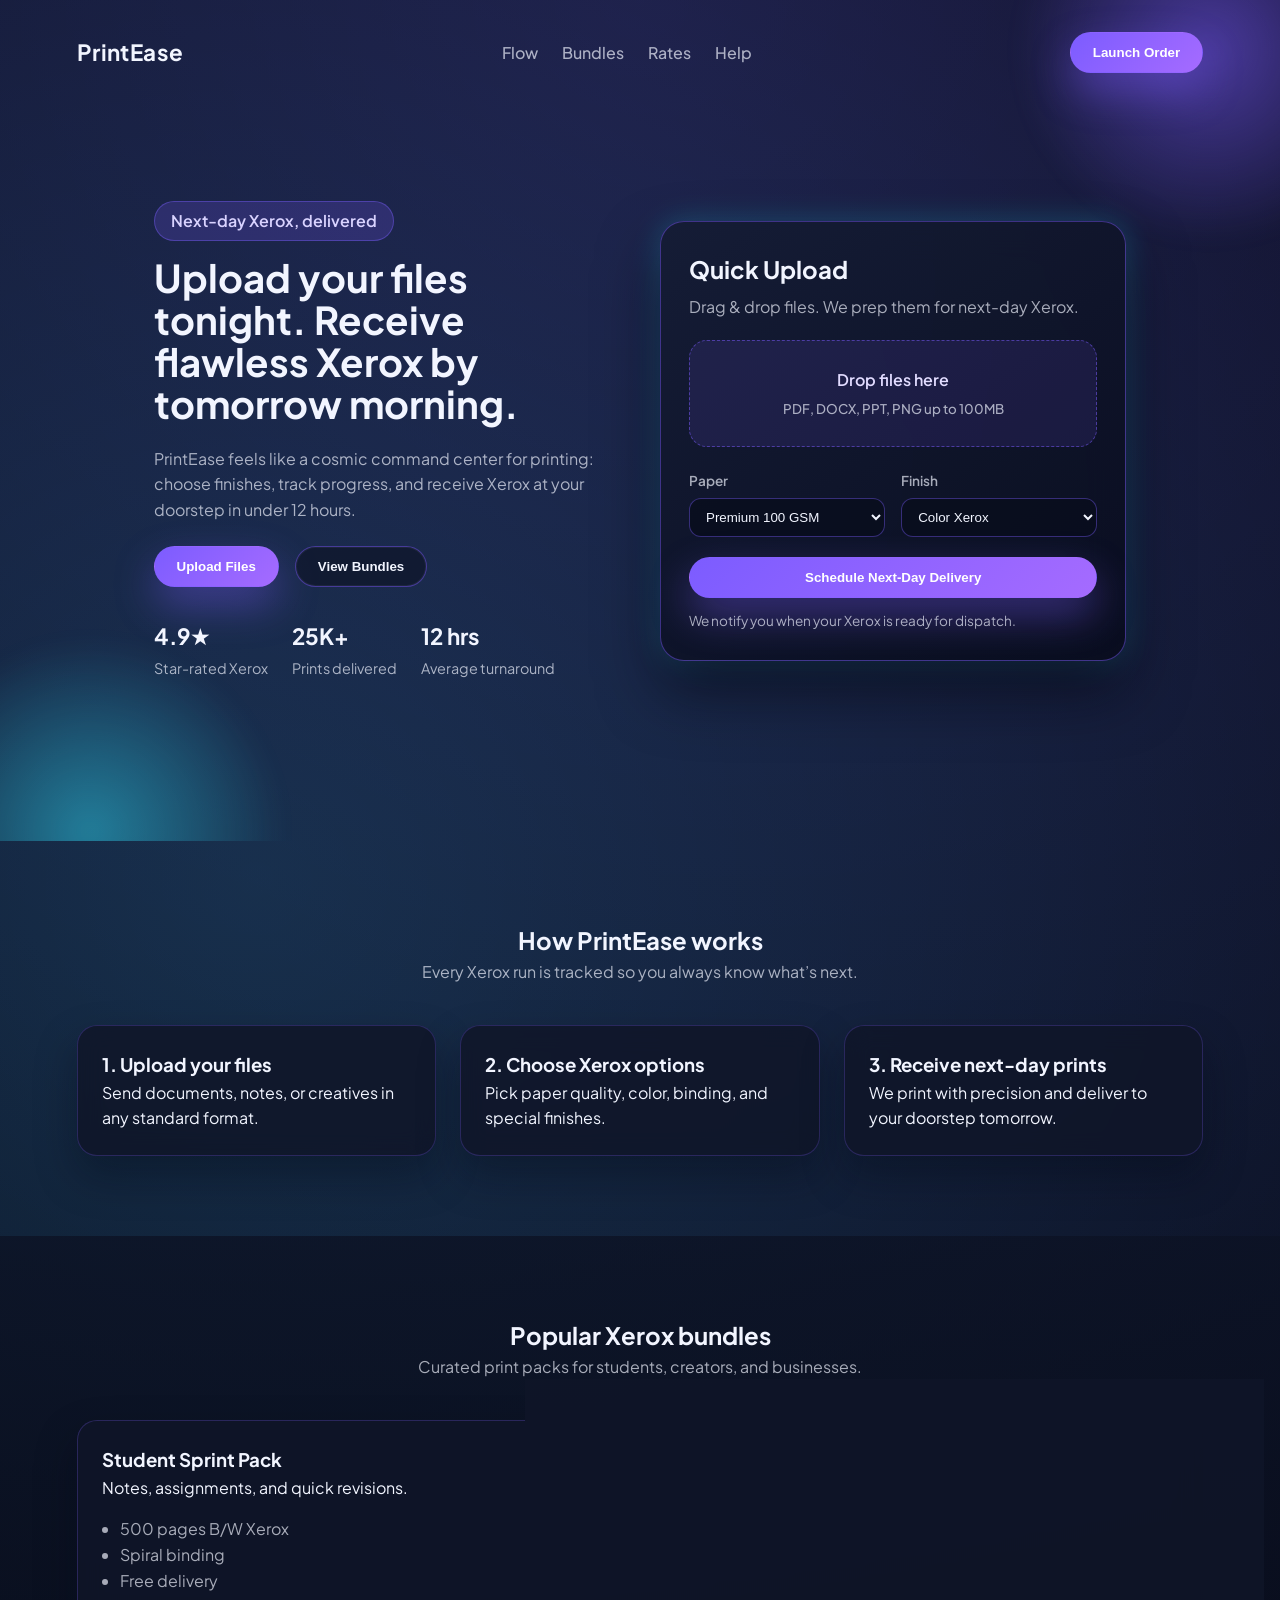
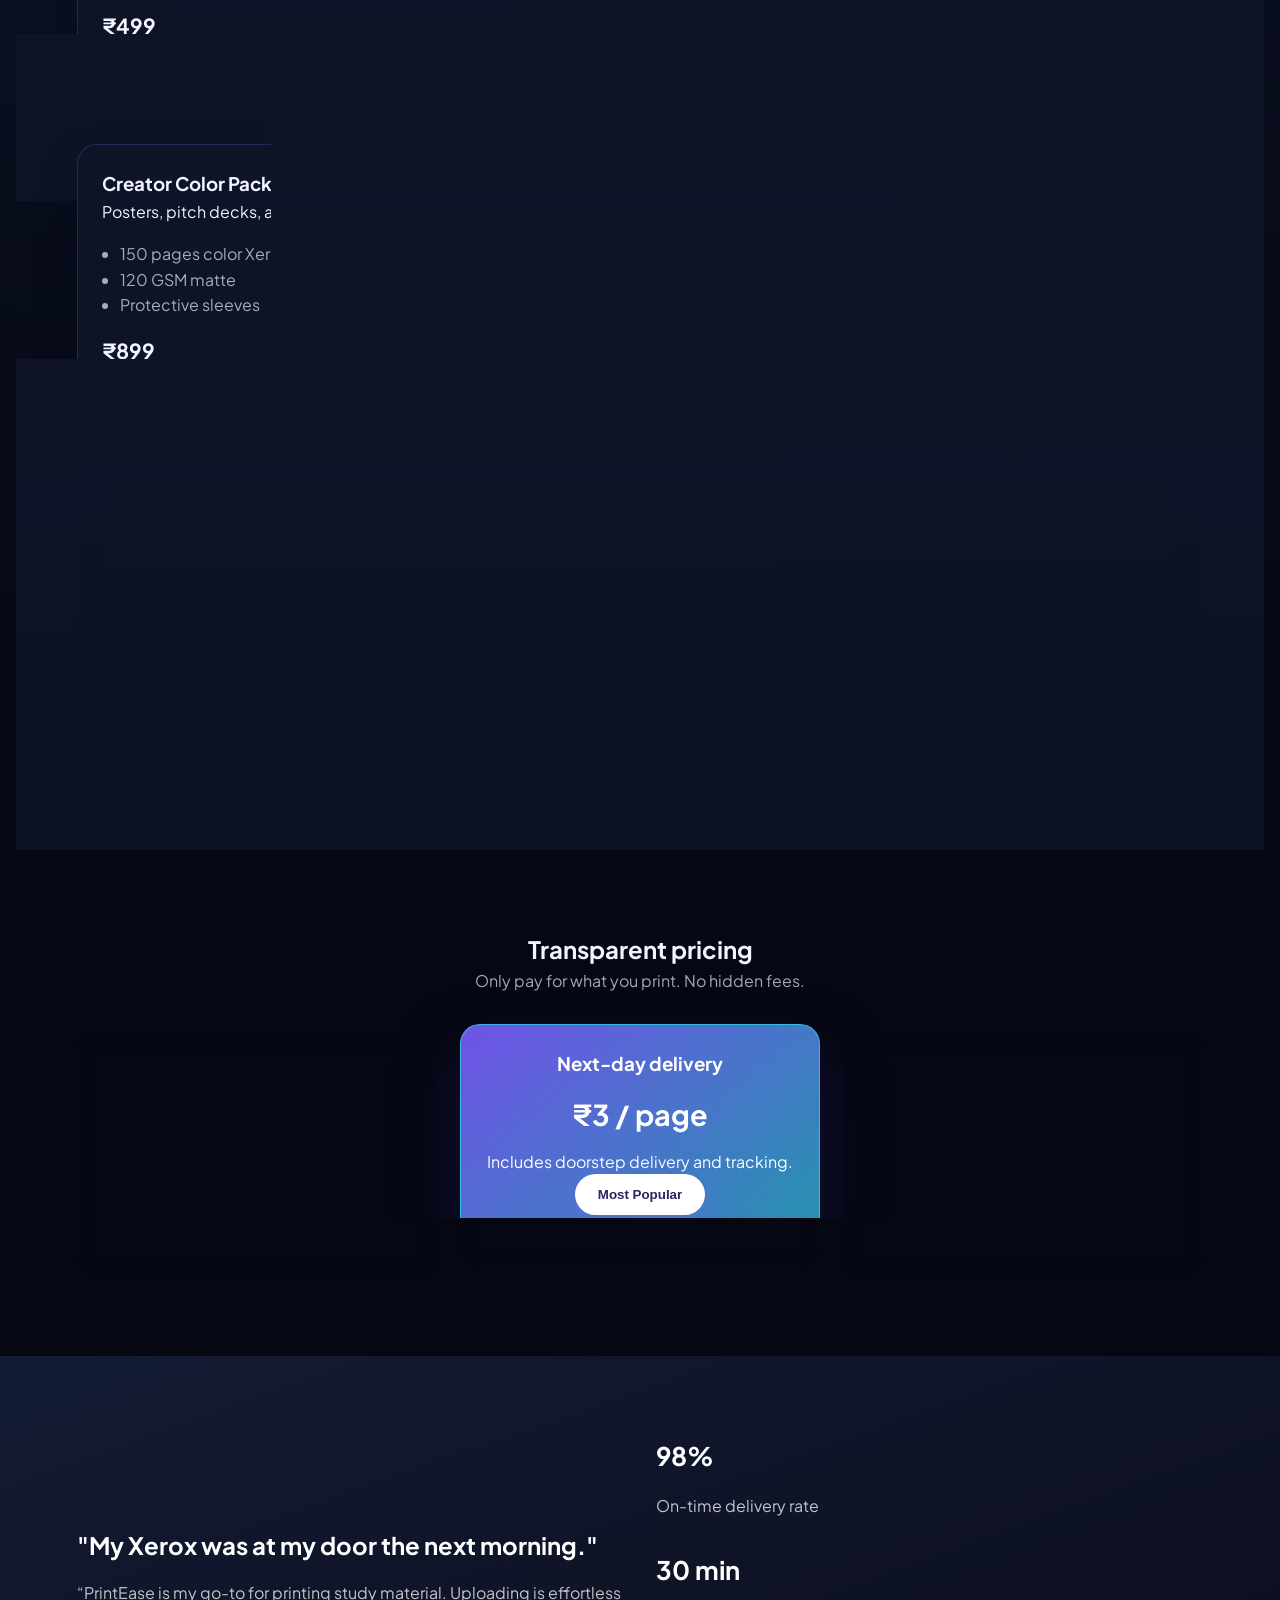
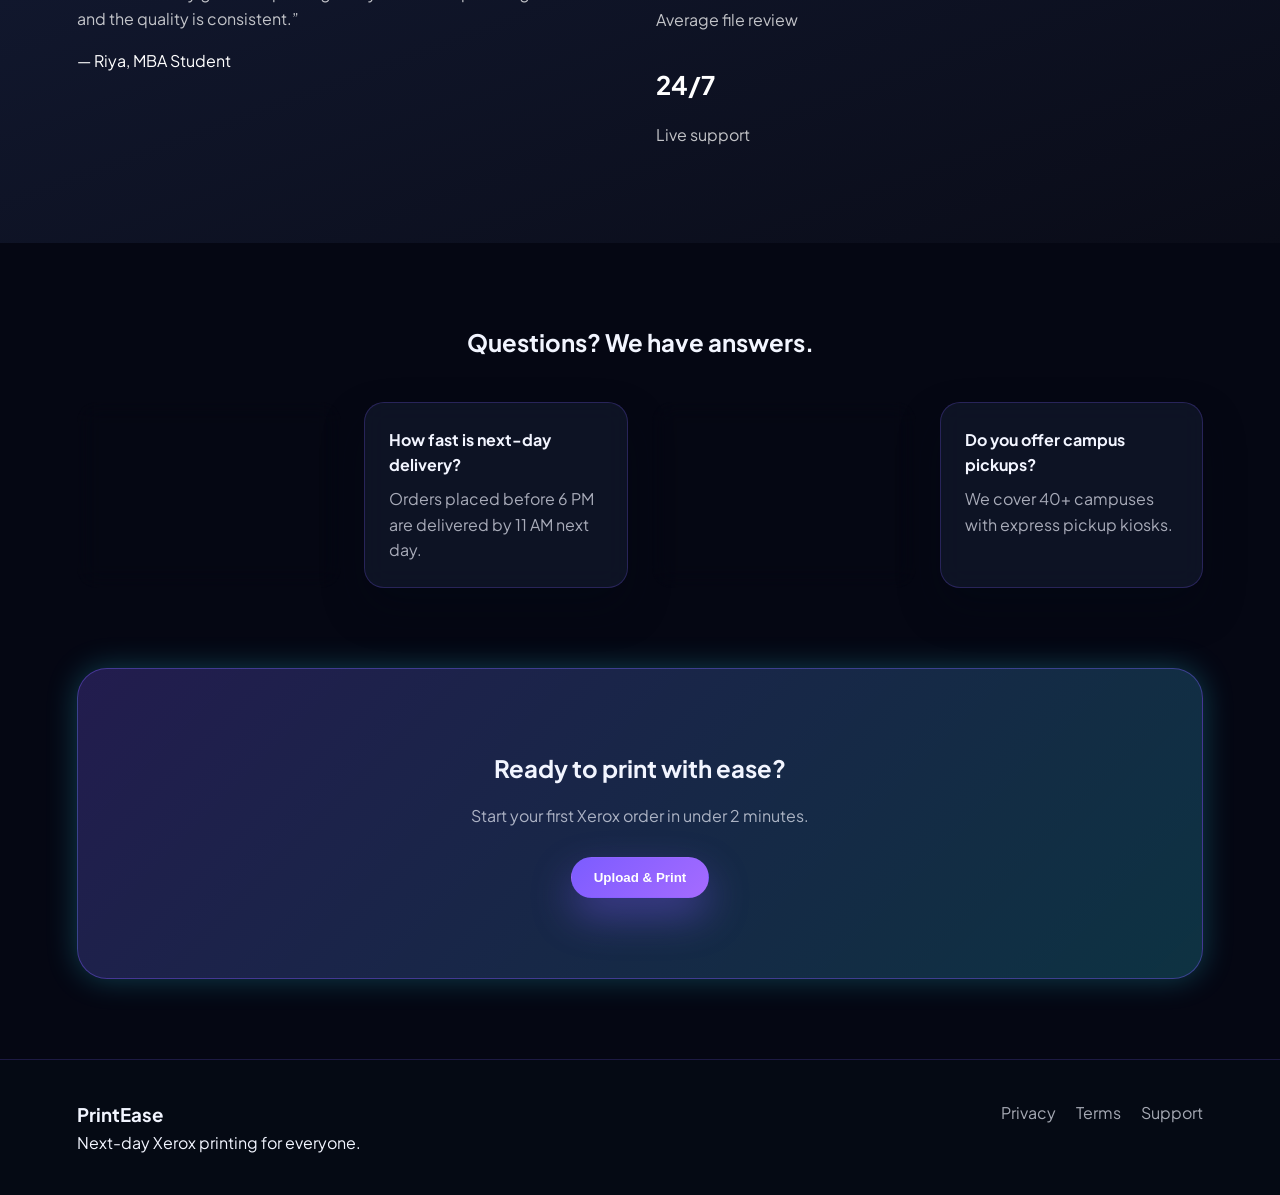
<file: index.html>
<!DOCTYPE html>
<html lang="en">
  <head>
    <meta charset="UTF-8" />
    <meta name="viewport" content="width=device-width, initial-scale=1.0" />
    <title>PrintEase | Next-day Xerox, Delivered Fast</title>
    <link rel="stylesheet" href="styles.css" />
    <link rel="preconnect" href="https://fonts.googleapis.com" />
    <link rel="preconnect" href="https://fonts.gstatic.com" crossorigin />
    <link
      href="https://fonts.googleapis.com/css2?family=Plus+Jakarta+Sans:wght@400;500;600;700&display=swap"
      rel="stylesheet"
    />
  </head>
  <body>
    <header class="hero">
      <nav class="nav">
        <div class="logo">PrintEase</div>
        <div class="nav-links">
          <a href="#services">Flow</a>
          <a href="#catalog">Bundles</a>
          <a href="#pricing">Rates</a>
          <a href="#faq">Help</a>
        </div>
        <button class="primary-btn">Launch Order</button>
      </nav>

      <section class="hero-content">
        <div class="hero-copy">
          <p class="tag">Next-day Xerox, delivered</p>
          <h1>Upload your files tonight. Receive flawless Xerox by tomorrow morning.</h1>
          <p class="subtitle">
            PrintEase feels like a cosmic command center for printing: choose finishes,
            track progress, and receive Xerox at your doorstep in under 12 hours.
          </p>
          <div class="hero-actions">
            <button class="primary-btn">Upload Files</button>
            <button class="ghost-btn">View Bundles</button>
          </div>
          <div class="trust-badges">
            <div>
              <h3>4.9★</h3>
              <span>Star-rated Xerox</span>
            </div>
            <div>
              <h3>25K+</h3>
              <span>Prints delivered</span>
            </div>
            <div>
              <h3>12 hrs</h3>
              <span>Average turnaround</span>
            </div>
          </div>
        </div>
        <div class="upload-card">
          <h2>Quick Upload</h2>
          <p>Drag & drop files. We prep them for next-day Xerox.</p>
          <label class="upload-zone" for="fileInput">
            <span>Drop files here</span>
            <small>PDF, DOCX, PPT, PNG up to 100MB</small>
          </label>
          <input id="fileInput" type="file" multiple />
          <div class="upload-options">
            <div>
              <label>Paper</label>
              <select>
                <option>Premium 100 GSM</option>
                <option>Standard 75 GSM</option>
                <option>Matte 120 GSM</option>
              </select>
            </div>
            <div>
              <label>Finish</label>
              <select>
                <option>Color Xerox</option>
                <option>Black & White</option>
                <option>Glossy</option>
              </select>
            </div>
          </div>
          <button class="primary-btn full">Schedule Next-Day Delivery</button>
          <p class="note">We notify you when your Xerox is ready for dispatch.</p>
        </div>
      </section>
    </header>

    <section id="services" class="steps">
      <div class="section-title">
        <h2>How PrintEase works</h2>
        <p>Every Xerox run is tracked so you always know what’s next.</p>
      </div>
      <div class="step-grid">
        <article>
          <h3>1. Upload your files</h3>
          <p>Send documents, notes, or creatives in any standard format.</p>
        </article>
        <article>
          <h3>2. Choose Xerox options</h3>
          <p>Pick paper quality, color, binding, and special finishes.</p>
        </article>
        <article>
          <h3>3. Receive next-day prints</h3>
          <p>We print with precision and deliver to your doorstep tomorrow.</p>
        </article>
      </div>
    </section>

    <section id="catalog" class="catalog">
      <div class="section-title">
        <h2>Popular Xerox bundles</h2>
        <p>Curated print packs for students, creators, and businesses.</p>
      </div>
      <div class="catalog-grid">
        <article class="product-card">
          <h3>Student Sprint Pack</h3>
          <p>Notes, assignments, and quick revisions.</p>
          <ul>
            <li>500 pages B/W Xerox</li>
            <li>Spiral binding</li>
            <li>Free delivery</li>
          </ul>
          <strong>₹499</strong>
          <button class="ghost-btn">Add to cart</button>
        </article>
        <article class="product-card">
          <h3>Creator Color Pack</h3>
          <p>Posters, pitch decks, and portfolio proofs.</p>
          <ul>
            <li>150 pages color Xerox</li>
            <li>120 GSM matte</li>
            <li>Protective sleeves</li>
          </ul>
          <strong>₹899</strong>
          <button class="ghost-btn">Add to cart</button>
        </article>
        <article class="product-card">
          <h3>Business Pro Kit</h3>
          <p>Reports, proposals, and client-ready materials.</p>
          <ul>
            <li>300 pages mixed Xerox</li>
            <li>Hard bind</li>
            <li>Priority next-day</li>
          </ul>
          <strong>₹1,299</strong>
          <button class="ghost-btn">Add to cart</button>
        </article>
      </div>
    </section>

    <section id="pricing" class="pricing">
      <div class="section-title">
        <h2>Transparent pricing</h2>
        <p>Only pay for what you print. No hidden fees.</p>
      </div>
      <div class="pricing-grid">
        <div class="price-card">
          <h3>Same-day pickup</h3>
          <h4>₹2 / page</h4>
          <p>Perfect for urgent Xerox orders.</p>
          <button class="ghost-btn">Choose</button>
        </div>
        <div class="price-card featured">
          <h3>Next-day delivery</h3>
          <h4>₹3 / page</h4>
          <p>Includes doorstep delivery and tracking.</p>
          <button class="primary-btn">Most Popular</button>
        </div>
        <div class="price-card">
          <h3>Bulk business</h3>
          <h4>Custom</h4>
          <p>For teams printing 5,000+ pages monthly.</p>
          <button class="ghost-btn">Talk to sales</button>
        </div>
      </div>
    </section>

    <section class="testimonial">
      <div>
        <h2>"My Xerox was at my door the next morning."</h2>
        <p>
          “PrintEase is my go-to for printing study material. Uploading is effortless and
          the quality is consistent.”
        </p>
        <span>— Riya, MBA Student</span>
      </div>
      <div class="stats">
        <div>
          <h3>98%</h3>
          <p>On-time delivery rate</p>
        </div>
        <div>
          <h3>30 min</h3>
          <p>Average file review</p>
        </div>
        <div>
          <h3>24/7</h3>
          <p>Live support</p>
        </div>
      </div>
    </section>

    <section id="faq" class="faq">
      <div class="section-title">
        <h2>Questions? We have answers.</h2>
      </div>
      <div class="faq-grid">
        <div>
          <h4>What files can I upload?</h4>
          <p>We support PDF, DOCX, PPT, PNG, JPG, and ZIP files.</p>
        </div>
        <div>
          <h4>How fast is next-day delivery?</h4>
          <p>Orders placed before 6 PM are delivered by 11 AM next day.</p>
        </div>
        <div>
          <h4>Can I track my Xerox order?</h4>
          <p>Yes, tracking updates are sent by SMS and email.</p>
        </div>
        <div>
          <h4>Do you offer campus pickups?</h4>
          <p>We cover 40+ campuses with express pickup kiosks.</p>
        </div>
      </div>
    </section>

    <section class="cta">
      <h2>Ready to print with ease?</h2>
      <p>Start your first Xerox order in under 2 minutes.</p>
      <button class="primary-btn">Upload & Print</button>
    </section>

    <footer class="footer">
      <div>
        <h3>PrintEase</h3>
        <p>Next-day Xerox printing for everyone.</p>
      </div>
      <div class="footer-links">
        <a href="#">Privacy</a>
        <a href="#">Terms</a>
        <a href="#">Support</a>
      </div>
    </footer>
  </body>
</html>
</file>
<file: styles.css>
* {
  box-sizing: border-box;
  margin: 0;
  padding: 0;
}

:root {
  color-scheme: dark;
  --bg: #050713;
  --surface: rgba(18, 24, 46, 0.85);
  --card: rgba(16, 22, 40, 0.85);
  --text: #f2f5ff;
  --muted: rgba(242, 245, 255, 0.68);
  --primary: #7c5cff;
  --primary-dark: #5a3dff;
  --accent: #31e3ff;
  --border: rgba(124, 92, 255, 0.28);
  --glow: 0 0 30px rgba(49, 227, 255, 0.25);
}

body {
  font-family: "Plus Jakarta Sans", sans-serif;
  color: var(--text);
  background: radial-gradient(circle at top, rgba(124, 92, 255, 0.2), transparent 45%),
    radial-gradient(circle at 20% 20%, rgba(49, 227, 255, 0.16), transparent 40%),
    var(--bg);
  line-height: 1.6;
  min-height: 100vh;
  overflow-x: hidden;
}

a {
  color: inherit;
  text-decoration: none;
}

.hero {
  position: relative;
  padding: 32px 6vw 80px;
  overflow: hidden;
}

.hero::before,
.hero::after {
  content: "";
  position: absolute;
  width: 420px;
  height: 420px;
  border-radius: 50%;
  background: radial-gradient(circle, rgba(124, 92, 255, 0.5), transparent 65%);
  filter: blur(10px);
  z-index: 0;
}

.hero::before {
  top: -160px;
  right: -140px;
}

.hero::after {
  bottom: -200px;
  left: -120px;
  background: radial-gradient(circle, rgba(49, 227, 255, 0.45), transparent 65%);
}

.nav {
  display: flex;
  align-items: center;
  justify-content: space-between;
  gap: 24px;
  margin-bottom: 48px;
  position: relative;
  z-index: 1;
}

.logo {
  font-size: 1.4rem;
  font-weight: 700;
  letter-spacing: 0.4px;
}

.nav-links {
  display: flex;
  gap: 24px;
  color: var(--muted);
  font-weight: 500;
}

.primary-btn,
.ghost-btn {
  border: 1px solid transparent;
  padding: 12px 22px;
  border-radius: 999px;
  font-weight: 600;
  cursor: pointer;
  transition: transform 0.2s ease, box-shadow 0.2s ease, border 0.2s ease;
}

.primary-btn {
  background: linear-gradient(135deg, var(--primary), #a56bff);
  color: #fff;
  box-shadow: 0 18px 40px rgba(124, 92, 255, 0.4);
}

.primary-btn:hover {
  transform: translateY(-2px);
  box-shadow: 0 24px 50px rgba(124, 92, 255, 0.5);
}

.ghost-btn {
  background: rgba(13, 18, 34, 0.6);
  border: 1px solid rgba(124, 92, 255, 0.5);
  color: var(--text);
  box-shadow: inset 0 0 0 1px rgba(255, 255, 255, 0.05);
}

.hero-content {
  display: grid;
  grid-template-columns: repeat(auto-fit, minmax(280px, 1fr));
  gap: 40px;
  align-items: center;
  position: relative;
  z-index: 1;
}

.hero-copy h1 {
  font-size: clamp(2.4rem, 3vw, 3.4rem);
  line-height: 1.1;
  margin: 16px 0 20px;
}

.tag {
  display: inline-block;
  padding: 6px 16px;
  border-radius: 999px;
  background: rgba(124, 92, 255, 0.2);
  color: #d9d3ff;
  font-weight: 600;
  border: 1px solid rgba(124, 92, 255, 0.4);
}

.subtitle {
  color: var(--muted);
  margin-bottom: 24px;
}

.hero-actions {
  display: flex;
  gap: 16px;
  flex-wrap: wrap;
  margin-bottom: 32px;
}

.trust-badges {
  display: flex;
  gap: 24px;
  flex-wrap: wrap;
}

.trust-badges h3 {
  font-size: 1.4rem;
}

.trust-badges span {
  color: var(--muted);
  font-size: 0.9rem;
}

.upload-card {
  background: linear-gradient(145deg, rgba(21, 28, 52, 0.9), rgba(8, 12, 28, 0.9));
  padding: 28px;
  border-radius: 24px;
  border: 1px solid rgba(124, 92, 255, 0.45);
  box-shadow: 0 30px 60px rgba(5, 7, 19, 0.6), var(--glow);
  backdrop-filter: blur(18px);
}

.upload-card h2 {
  margin-bottom: 6px;
}

.upload-card p {
  color: var(--muted);
}

.upload-zone {
  margin-top: 20px;
  background: rgba(124, 92, 255, 0.12);
  border: 1px dashed rgba(124, 92, 255, 0.5);
  padding: 26px;
  border-radius: 18px;
  display: flex;
  flex-direction: column;
  gap: 6px;
  text-align: center;
  font-weight: 600;
  color: #e2dcff;
}

.upload-zone small {
  color: var(--muted);
  font-weight: 500;
}

#fileInput {
  display: none;
}

.upload-options {
  display: grid;
  grid-template-columns: repeat(auto-fit, minmax(160px, 1fr));
  gap: 16px;
  margin: 20px 0;
}

.upload-options label {
  font-weight: 600;
  font-size: 0.85rem;
  color: var(--muted);
}

.upload-options select {
  width: 100%;
  padding: 10px 12px;
  border-radius: 12px;
  border: 1px solid rgba(124, 92, 255, 0.4);
  background: rgba(9, 14, 29, 0.8);
  color: var(--text);
  margin-top: 6px;
}

.primary-btn.full {
  width: 100%;
}

.note {
  font-size: 0.85rem;
  margin-top: 12px;
}

section {
  padding: 80px 6vw;
}

.section-title {
  text-align: center;
  margin-bottom: 40px;
}

.section-title p {
  color: var(--muted);
}

.step-grid,
.catalog-grid,
.pricing-grid,
.faq-grid {
  display: grid;
  gap: 24px;
}

.step-grid {
  grid-template-columns: repeat(auto-fit, minmax(220px, 1fr));
}

.steps article,
.product-card,
.price-card,
.faq-grid div {
  background: var(--card);
  padding: 24px;
  border-radius: 20px;
  border: 1px solid rgba(124, 92, 255, 0.24);
  box-shadow: 0 20px 40px rgba(4, 8, 20, 0.35);
  backdrop-filter: blur(12px);
}

.catalog {
  background: linear-gradient(180deg, rgba(12, 18, 36, 0.8), rgba(5, 7, 19, 0.95));
}

.product-card ul {
  margin: 16px 0;
  padding-left: 18px;
  color: var(--muted);
}

.product-card strong {
  display: block;
  font-size: 1.3rem;
  margin-bottom: 12px;
}

.pricing-grid {
  grid-template-columns: repeat(auto-fit, minmax(220px, 1fr));
  align-items: stretch;
}

.price-card {
  text-align: center;
}

.price-card h4 {
  font-size: 1.8rem;
  margin: 12px 0;
}

.price-card.featured {
  background: linear-gradient(140deg, rgba(124, 92, 255, 0.9) 0%, rgba(49, 227, 255, 0.65) 100%);
  color: #fff;
  transform: translateY(-10px);
  border: 1px solid rgba(49, 227, 255, 0.6);
  box-shadow: 0 30px 60px rgba(33, 23, 88, 0.5);
}

.price-card.featured button {
  background: #fff;
  color: #2a2360;
}

.testimonial {
  display: grid;
  grid-template-columns: repeat(auto-fit, minmax(260px, 1fr));
  gap: 32px;
  align-items: center;
  background: linear-gradient(160deg, rgba(20, 28, 54, 0.95), rgba(10, 12, 24, 0.95));
  color: #fff;
}

.testimonial p {
  margin: 16px 0;
  color: rgba(255, 255, 255, 0.75);
}

.stats {
  display: grid;
  gap: 16px;
}

.stats h3 {
  font-size: 1.6rem;
}

.faq-grid {
  grid-template-columns: repeat(auto-fit, minmax(220px, 1fr));
}

.faq-grid p {
  color: var(--muted);
  margin-top: 8px;
}

.cta {
  text-align: center;
  background: linear-gradient(135deg, rgba(124, 92, 255, 0.25), rgba(49, 227, 255, 0.2));
  border-radius: 30px;
  margin: 0 6vw 80px;
  border: 1px solid rgba(124, 92, 255, 0.4);
  box-shadow: var(--glow);
}

.cta p {
  color: var(--muted);
  margin: 16px 0 28px;
}

.footer {
  display: flex;
  justify-content: space-between;
  flex-wrap: wrap;
  gap: 16px;
  padding: 40px 6vw;
  border-top: 1px solid rgba(124, 92, 255, 0.2);
  background: rgba(6, 10, 20, 0.9);
}

.footer-links {
  display: flex;
  gap: 20px;
  color: var(--muted);
}

@media (max-width: 720px) {
  .nav-links {
    display: none;
  }

  .hero {
    padding: 24px 6vw 60px;
  }

  section {
    padding: 60px 6vw;
  }

  .cta {
    margin-bottom: 60px;
  }
}
</file>
